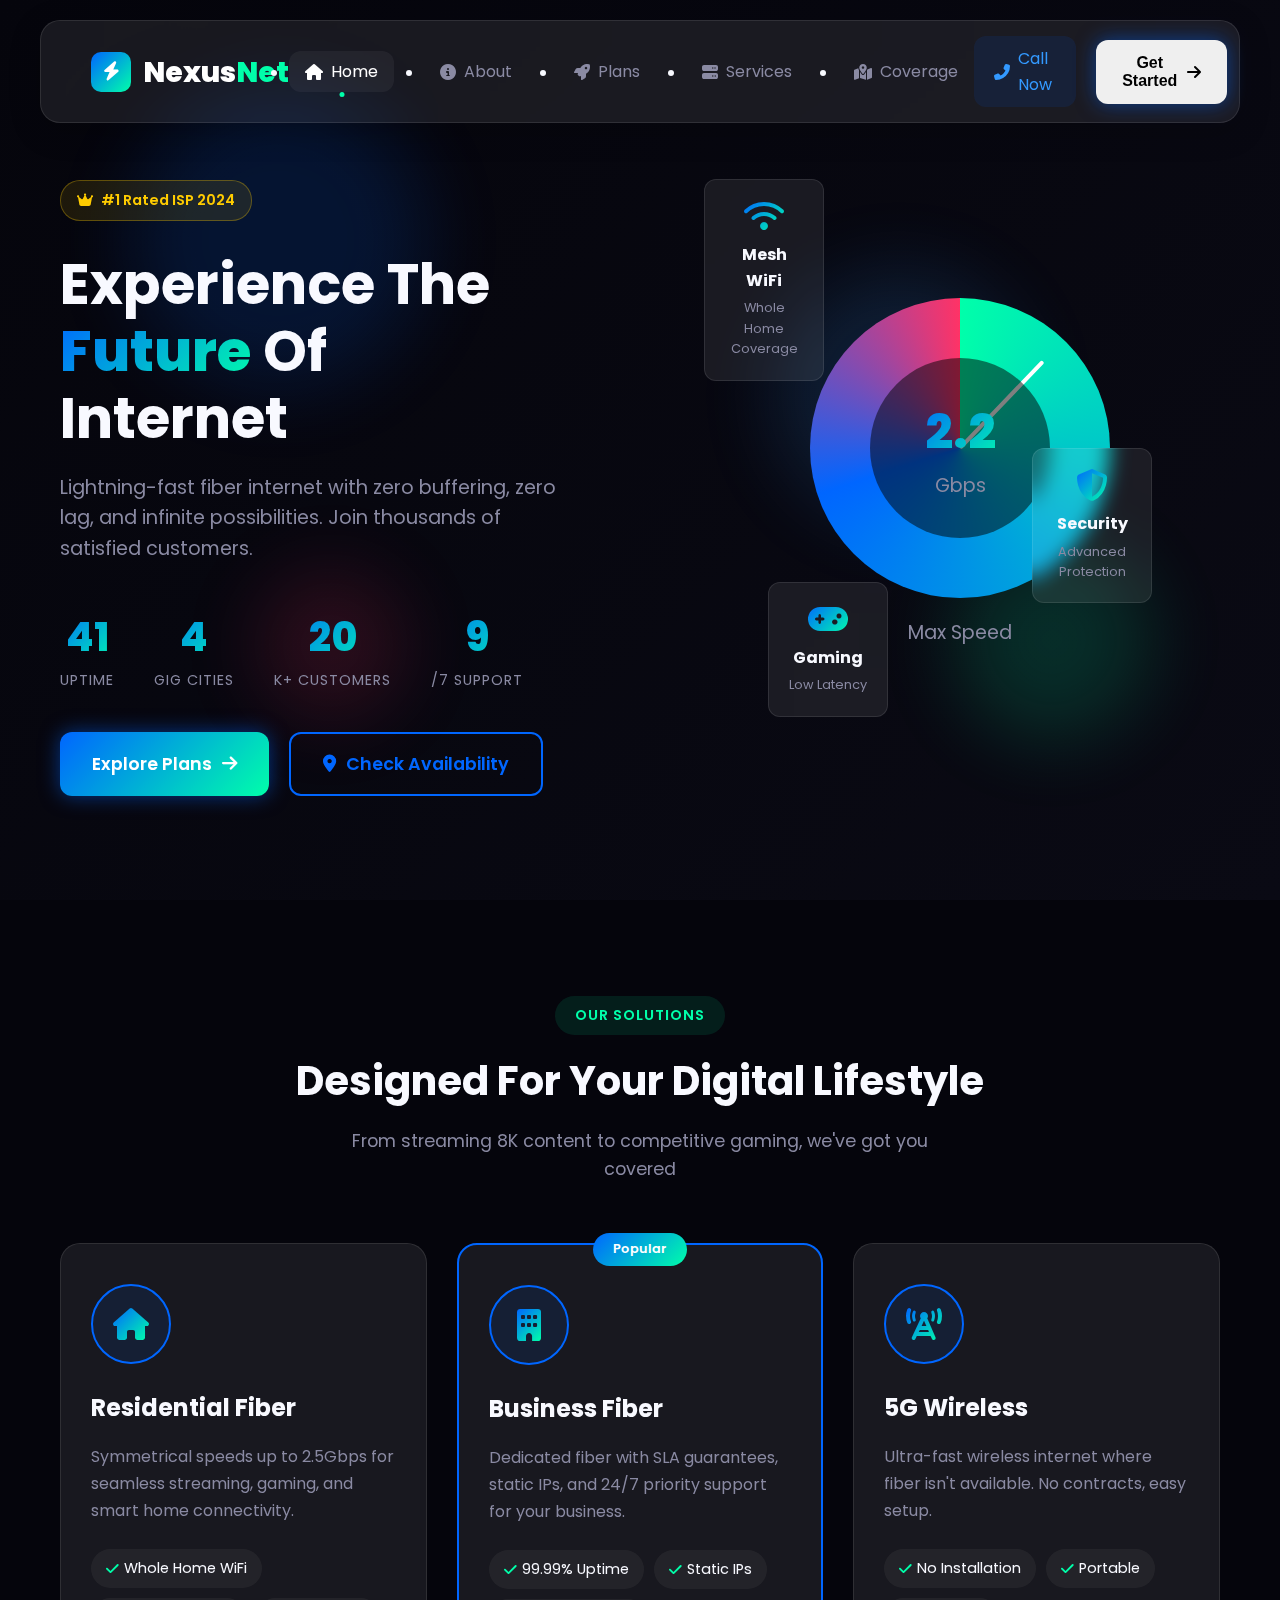
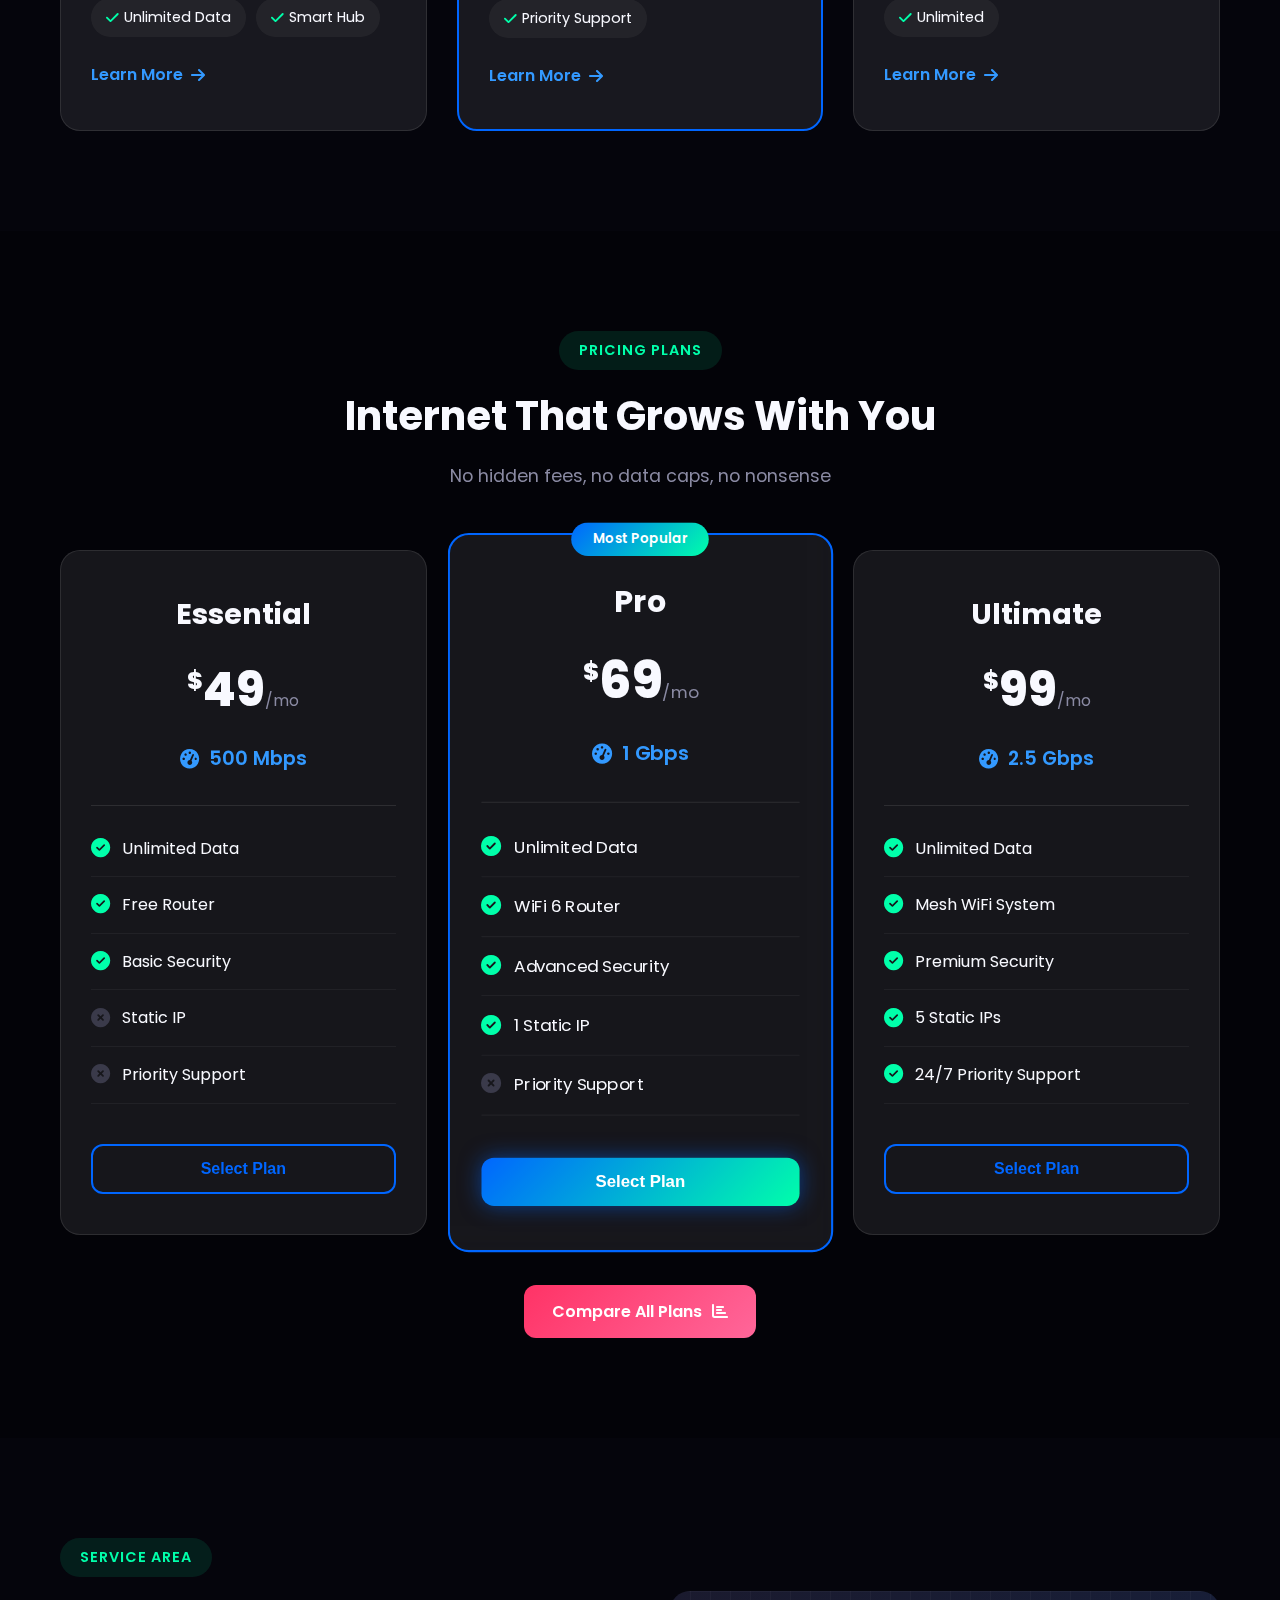
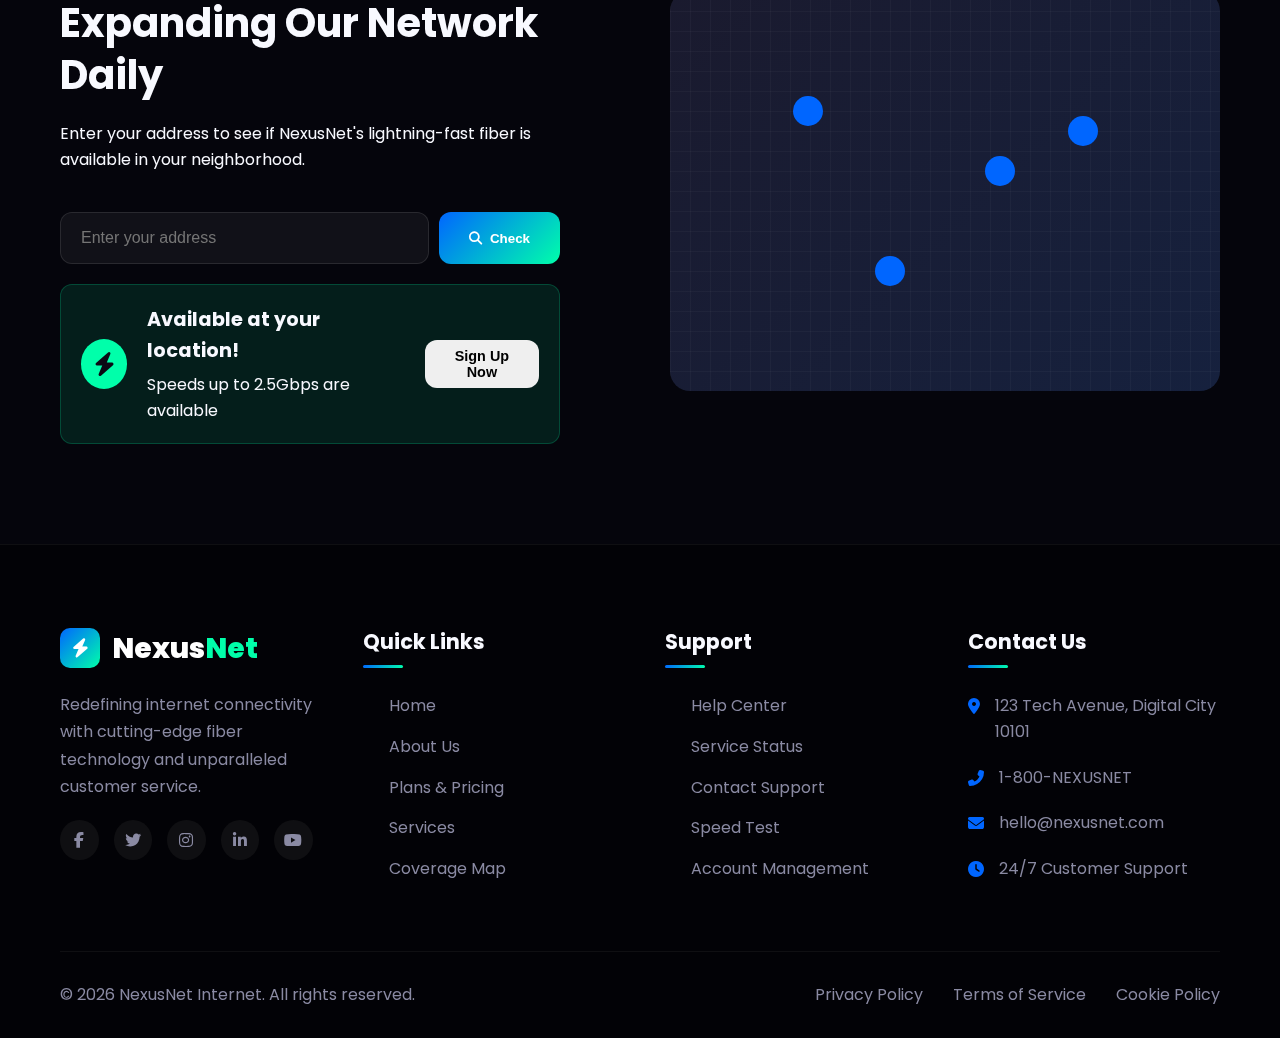
<file: index.html>
<!DOCTYPE html>
<html lang="en">
<head>
    <meta charset="UTF-8">
    <meta name="viewport" content="width=device-width, initial-scale=1.0">
    <title>NexusNet | Next-Gen Internet Experience</title>
    <link rel="stylesheet" href="https://cdnjs.cloudflare.com/ajax/libs/font-awesome/6.4.0/css/all.min.css">
    <link rel="stylesheet" href="https://fonts.googleapis.com/css2?family=Poppins:wght@300;400;500;600;700;800&display=swap">
    <link rel="stylesheet" href="style.css">
    <link rel="icon" type="image/svg+xml" href="data:image/svg+xml,<svg xmlns=%22http://www.w3.org/2000/svg%22 viewBox=%220 0 100 100%22><text y=%22.9em%22 font-size=%2290%22>⚡</text></svg>">
</head>
<body>
    <!-- Animated Background Elements -->
    <div class="bg-gradient"></div>
    <div class="floating-elements">
        <div class="floating-element el1"></div>
        <div class="floating-element el2"></div>
        <div class="floating-element el3"></div>
        <div class="floating-element el4"></div>
    </div>

    <!-- Header -->
    <header class="header glass">
        <div class="container">
            <nav class="navbar">
                <a href="index.html" class="logo">
                    <div class="logo-icon">
                        <i class="fas fa-bolt"></i>
                    </div>
                    <div class="logo-text">
                        <span class="logo-primary">Nexus</span><span class="logo-accent">Net</span>
                    </div>
                </a>
                
                <div class="nav-center">
                    <ul class="nav-menu">
                        <li><a href="index.html" class="nav-link active">
                            <i class="fas fa-home"></i>
                            <span>Home</span>
                        </a></li>
                        <li><a href="pages/about.html" class="nav-link">
                            <i class="fas fa-info-circle"></i>
                            <span>About</span>
                        </a></li>
                        <li><a href="pages/plans.html" class="nav-link">
                            <i class="fas fa-rocket"></i>
                            <span>Plans</span>
                        </a></li>
                        <li><a href="#services" class="nav-link">
                            <i class="fas fa-server"></i>
                            <span>Services</span>
                        </a></li>
                        <li><a href="#coverage" class="nav-link">
                            <i class="fas fa-map-marked-alt"></i>
                            <span>Coverage</span>
                        </a></li>
                    </ul>
                </div>
                
                <div class="nav-actions">
                    <a href="tel:18001234567" class="phone-btn">
                        <i class="fas fa-phone-alt"></i>
                        <span>Call Now</span>
                    </a>
                    <button class="btn btn-glow" id="signup-btn">
                        <span>Get Started</span>
                        <i class="fas fa-arrow-right"></i>
                    </button>
                    <div class="mobile-toggle">
                        <div class="hamburger">
                            <span></span>
                            <span></span>
                            <span></span>
                        </div>
                    </div>
                </div>
            </nav>
        </div>
    </header>

    <!-- Hero Section -->
    <section class="hero">
        <div class="container">
            <div class="hero-content">
                <div class="hero-badge animate-pulse">
                    <i class="fas fa-crown"></i>
                    <span>#1 Rated ISP 2024</span>
                </div>
                <h1 class="hero-title">
                    <span class="title-line">Experience The</span>
                    <span class="title-line">
                        <span class="gradient-text">Future</span> Of
                    </span>
                    <span class="title-line">Internet</span>
                </h1>
                <p class="hero-subtitle">
                    Lightning-fast fiber internet with zero buffering, zero lag, and infinite possibilities. 
                    Join thousands of satisfied customers.
                </p>
                
                <div class="hero-stats">
                    <div class="stat">
                        <div class="stat-number" data-count="99.9">0</div>
                        <div class="stat-label">Uptime</div>
                    </div>
                    <div class="stat">
                        <div class="stat-number" data-count="10">0</div>
                        <div class="stat-label">Gig Cities</div>
                    </div>
                    <div class="stat">
                        <div class="stat-number" data-count="50">0</div>
                        <div class="stat-label">K+ Customers</div>
                    </div>
                    <div class="stat">
                        <div class="stat-number" data-count="24">0</div>
                        <div class="stat-label">/7 Support</div>
                    </div>
                </div>
                
                <div class="hero-actions">
                    <a href="pages/plans.html" class="btn btn-primary btn-large btn-glow">
                        <span>Explore Plans</span>
                        <i class="fas fa-arrow-right"></i>
                    </a>
                    <a href="#coverage" class="btn btn-outline btn-large">
                        <i class="fas fa-map-marker-alt"></i>
                        <span>Check Availability</span>
                    </a>
                </div>
            </div>
            
            <div class="hero-visual">
                <div class="speedometer">
                    <div class="speedometer-circle">
                        <div class="needle"></div>
                        <div class="speed-display">
                            <div class="speed-value">2.5</div>
                            <div class="speed-unit">Gbps</div>
                        </div>
                    </div>
                    <div class="speed-label">Max Speed</div>
                </div>
                
                <div class="floating-cards">
                    <div class="floating-card card1">
                        <i class="fas fa-wifi"></i>
                        <h4>Mesh WiFi</h4>
                        <p>Whole Home Coverage</p>
                    </div>
                    <div class="floating-card card2">
                        <i class="fas fa-shield-alt"></i>
                        <h4>Security</h4>
                        <p>Advanced Protection</p>
                    </div>
                    <div class="floating-card card3">
                        <i class="fas fa-gamepad"></i>
                        <h4>Gaming</h4>
                        <p>Low Latency</p>
                    </div>
                </div>
            </div>
        </div>
    </section>

    <!-- Services Section -->
    <section id="services" class="section services">
        <div class="container">
            <div class="section-header">
                <div class="section-badge">Our Solutions</div>
                <h2 class="section-title">Designed For Your Digital Lifestyle</h2>
                <p class="section-subtitle">From streaming 8K content to competitive gaming, we've got you covered</p>
            </div>
            
            <div class="services-grid">
                <div class="service-card">
                    <div class="service-icon icon-animate">
                        <i class="fas fa-home"></i>
                        <div class="icon-ring"></div>
                    </div>
                    <h3>Residential Fiber</h3>
                    <p>Symmetrical speeds up to 2.5Gbps for seamless streaming, gaming, and smart home connectivity.</p>
                    <div class="service-features">
                        <span><i class="fas fa-check"></i> Whole Home WiFi</span>
                        <span><i class="fas fa-check"></i> Unlimited Data</span>
                        <span><i class="fas fa-check"></i> Smart Hub</span>
                    </div>
                    <a href="#" class="service-link">
                        <span>Learn More</span>
                        <i class="fas fa-arrow-right"></i>
                    </a>
                </div>
                
                <div class="service-card highlight">
                    <div class="service-badge">Popular</div>
                    <div class="service-icon icon-animate">
                        <i class="fas fa-building"></i>
                        <div class="icon-ring"></div>
                    </div>
                    <h3>Business Fiber</h3>
                    <p>Dedicated fiber with SLA guarantees, static IPs, and 24/7 priority support for your business.</p>
                    <div class="service-features">
                        <span><i class="fas fa-check"></i> 99.99% Uptime</span>
                        <span><i class="fas fa-check"></i> Static IPs</span>
                        <span><i class="fas fa-check"></i> Priority Support</span>
                    </div>
                    <a href="#" class="service-link">
                        <span>Learn More</span>
                        <i class="fas fa-arrow-right"></i>
                    </a>
                </div>
                
                <div class="service-card">
                    <div class="service-icon icon-animate">
                        <i class="fas fa-tower-cell"></i>
                        <div class="icon-ring"></div>
                    </div>
                    <h3>5G Wireless</h3>
                    <p>Ultra-fast wireless internet where fiber isn't available. No contracts, easy setup.</p>
                    <div class="service-features">
                        <span><i class="fas fa-check"></i> No Installation</span>
                        <span><i class="fas fa-check"></i> Portable</span>
                        <span><i class="fas fa-check"></i> Unlimited</span>
                    </div>
                    <a href="#" class="service-link">
                        <span>Learn More</span>
                        <i class="fas fa-arrow-right"></i>
                    </a>
                </div>
            </div>
        </div>
    </section>

    <!-- Plans Showcase -->
    <section class="section plans-showcase">
        <div class="container">
            <div class="section-header">
                <div class="section-badge">Pricing Plans</div>
                <h2 class="section-title">Internet That Grows With You</h2>
                <p class="section-subtitle">No hidden fees, no data caps, no nonsense</p>
            </div>
            
            <div class="plans-container">
                <div class="plan-card">
                    <div class="plan-header">
                        <h3>Essential</h3>
                        <div class="plan-price">
                            <sup>$</sup>49<small>/mo</small>
                        </div>
                        <div class="plan-speed">
                            <i class="fas fa-tachometer-alt"></i>
                            500 Mbps
                        </div>
                    </div>
                    <ul class="plan-features">
                        <li><i class="fas fa-check-circle"></i> Unlimited Data</li>
                        <li><i class="fas fa-check-circle"></i> Free Router</li>
                        <li><i class="fas fa-check-circle"></i> Basic Security</li>
                        <li><i class="fas fa-times-circle"></i> Static IP</li>
                        <li><i class="fas fa-times-circle"></i> Priority Support</li>
                    </ul>
                    <button class="btn btn-outline plan-btn">Select Plan</button>
                </div>
                
                <div class="plan-card featured">
                    <div class="featured-badge">Most Popular</div>
                    <div class="plan-header">
                        <h3>Pro</h3>
                        <div class="plan-price">
                            <sup>$</sup>69<small>/mo</small>
                        </div>
                        <div class="plan-speed">
                            <i class="fas fa-tachometer-alt"></i>
                            1 Gbps
                        </div>
                    </div>
                    <ul class="plan-features">
                        <li><i class="fas fa-check-circle"></i> Unlimited Data</li>
                        <li><i class="fas fa-check-circle"></i> WiFi 6 Router</li>
                        <li><i class="fas fa-check-circle"></i> Advanced Security</li>
                        <li><i class="fas fa-check-circle"></i> 1 Static IP</li>
                        <li><i class="fas fa-times-circle"></i> Priority Support</li>
                    </ul>
                    <button class="btn btn-primary btn-glow plan-btn">Select Plan</button>
                </div>
                
                <div class="plan-card">
                    <div class="plan-header">
                        <h3>Ultimate</h3>
                        <div class="plan-price">
                            <sup>$</sup>99<small>/mo</small>
                        </div>
                        <div class="plan-speed">
                            <i class="fas fa-tachometer-alt"></i>
                            2.5 Gbps
                        </div>
                    </div>
                    <ul class="plan-features">
                        <li><i class="fas fa-check-circle"></i> Unlimited Data</li>
                        <li><i class="fas fa-check-circle"></i> Mesh WiFi System</li>
                        <li><i class="fas fa-check-circle"></i> Premium Security</li>
                        <li><i class="fas fa-check-circle"></i> 5 Static IPs</li>
                        <li><i class="fas fa-check-circle"></i> 24/7 Priority Support</li>
                    </ul>
                    <button class="btn btn-outline plan-btn">Select Plan</button>
                </div>
            </div>
            
            <div class="plans-cta">
                <a href="pages/plans.html" class="btn btn-secondary">
                    <span>Compare All Plans</span>
                    <i class="fas fa-chart-bar"></i>
                </a>
            </div>
        </div>
    </section>

    <!-- Coverage Map -->
    <section id="coverage" class="section coverage">
        <div class="container">
            <div class="coverage-content">
                <div class="coverage-text">
                    <div class="section-badge">Service Area</div>
                    <h2 class="section-title">Expanding Our Network Daily</h2>
                    <p>Enter your address to see if NexusNet's lightning-fast fiber is available in your neighborhood.</p>
                    
                    <div class="coverage-form">
                        <div class="form-group">
                            <input type="text" placeholder="Enter your address" class="form-input">
                            <button class="form-btn">
                                <i class="fas fa-search"></i>
                                Check
                            </button>
                        </div>
                        <div class="coverage-result">
                            <div class="result-icon">
                                <i class="fas fa-bolt"></i>
                            </div>
                            <div class="result-text">
                                <h4>Available at your location!</h4>
                                <p>Speeds up to 2.5Gbps are available</p>
                            </div>
                            <button class="btn btn-small">Sign Up Now</button>
                        </div>
                    </div>
                </div>
                
                <div class="coverage-visual">
                    <div class="map-container">
                        <div class="map"></div>
                        <div class="map-point" style="top: 30%; left: 25%;">
                            <div class="point-pulse"></div>
                            <div class="point-label">Downtown</div>
                        </div>
                        <div class="map-point" style="top: 45%; left: 60%;">
                            <div class="point-pulse"></div>
                            <div class="point-label">Westside</div>
                        </div>
                        <div class="map-point" style="top: 70%; left: 40%;">
                            <div class="point-pulse"></div>
                            <div class="point-label">East End</div>
                        </div>
                        <div class="map-point" style="top: 35%; left: 75%;">
                            <div class="point-pulse"></div>
                            <div class="point-label">North Hills</div>
                        </div>
                    </div>
                </div>
            </div>
        </div>
    </section>

    <!-- Footer -->
    <footer class="footer">
        <div class="container">
            <div class="footer-content">
                <div class="footer-col">
                    <a href="index.html" class="logo">
                        <div class="logo-icon">
                            <i class="fas fa-bolt"></i>
                        </div>
                        <div class="logo-text">
                            <span class="logo-primary">Nexus</span><span class="logo-accent">Net</span>
                        </div>
                    </a>
                    <p class="footer-about">Redefining internet connectivity with cutting-edge fiber technology and unparalleled customer service.</p>
                    <div class="social-links">
                        <a href="#" class="social-link"><i class="fab fa-facebook-f"></i></a>
                        <a href="#" class="social-link"><i class="fab fa-twitter"></i></a>
                        <a href="#" class="social-link"><i class="fab fa-instagram"></i></a>
                        <a href="#" class="social-link"><i class="fab fa-linkedin-in"></i></a>
                        <a href="#" class="social-link"><i class="fab fa-youtube"></i></a>
                    </div>
                </div>
                
                <div class="footer-col">
                    <h4>Quick Links</h4>
                    <ul class="footer-links">
                        <li><a href="index.html">Home</a></li>
                        <li><a href="pages/about.html">About Us</a></li>
                        <li><a href="pages/plans.html">Plans & Pricing</a></li>
                        <li><a href="#services">Services</a></li>
                        <li><a href="#coverage">Coverage Map</a></li>
                    </ul>
                </div>
                
                <div class="footer-col">
                    <h4>Support</h4>
                    <ul class="footer-links">
                        <li><a href="#">Help Center</a></li>
                        <li><a href="#">Service Status</a></li>
                        <li><a href="#">Contact Support</a></li>
                        <li><a href="#">Speed Test</a></li>
                        <li><a href="#">Account Management</a></li>
                    </ul>
                </div>
                
                <div class="footer-col">
                    <h4>Contact Us</h4>
                    <div class="contact-info">
                        <div class="contact-item">
                            <i class="fas fa-map-marker-alt"></i>
                            <span>123 Tech Avenue, Digital City 10101</span>
                        </div>
                        <div class="contact-item">
                            <i class="fas fa-phone-alt"></i>
                            <span>1-800-NEXUSNET</span>
                        </div>
                        <div class="contact-item">
                            <i class="fas fa-envelope"></i>
                            <span>hello@nexusnet.com</span>
                        </div>
                        <div class="contact-item">
                            <i class="fas fa-clock"></i>
                            <span>24/7 Customer Support</span>
                        </div>
                    </div>
                </div>
            </div>
            
            <div class="footer-bottom">
                <p>&copy; <span id="current-year">2024</span> NexusNet Internet. All rights reserved.</p>
                <div class="footer-bottom-links">
                    <a href="#">Privacy Policy</a>
                    <a href="#">Terms of Service</a>
                    <a href="#">Cookie Policy</a>
                </div>
            </div>
        </div>
    </footer>

    <!-- Signup Modal -->
    <div class="modal" id="signup-modal">
        <div class="modal-content glass">
            <div class="modal-header">
                <h3>Get Started With NexusNet</h3>
                <button class="modal-close">&times;</button>
            </div>
            <div class="modal-body">
                <p>Fill out this quick form and we'll contact you within 24 hours.</p>
                <form class="signup-form">
                    <div class="form-group">
                        <input type="text" placeholder="Full Name" required>
                    </div>
                    <div class="form-group">
                        <input type="email" placeholder="Email Address" required>
                    </div>
                    <div class="form-group">
                        <input type="tel" placeholder="Phone Number" required>
                    </div>
                    <div class="form-group">
                        <input type="text" placeholder="Address" required>
                    </div>
                    <button type="submit" class="btn btn-primary btn-glow">Submit Application</button>
                </form>
            </div>
        </div>
    </div>

    <script src="script.js"></script>
</body>
</html>
</file>
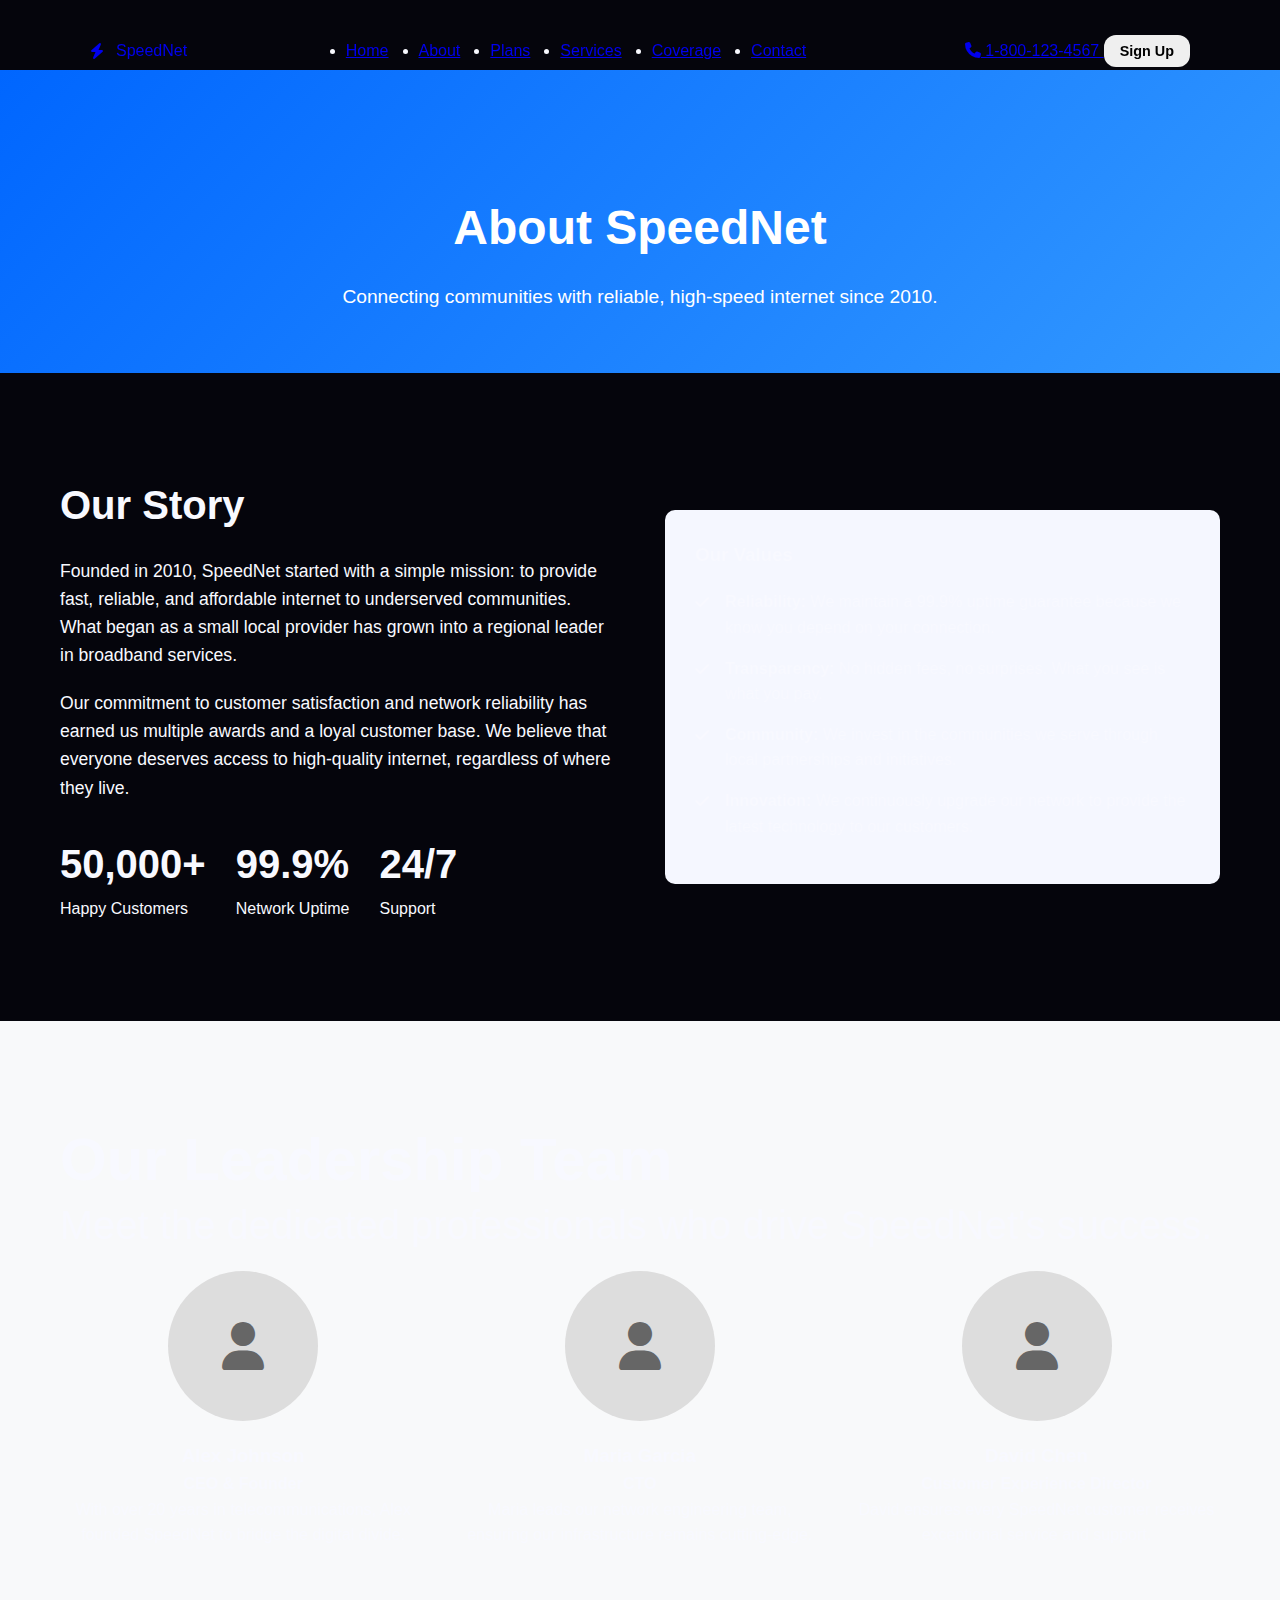
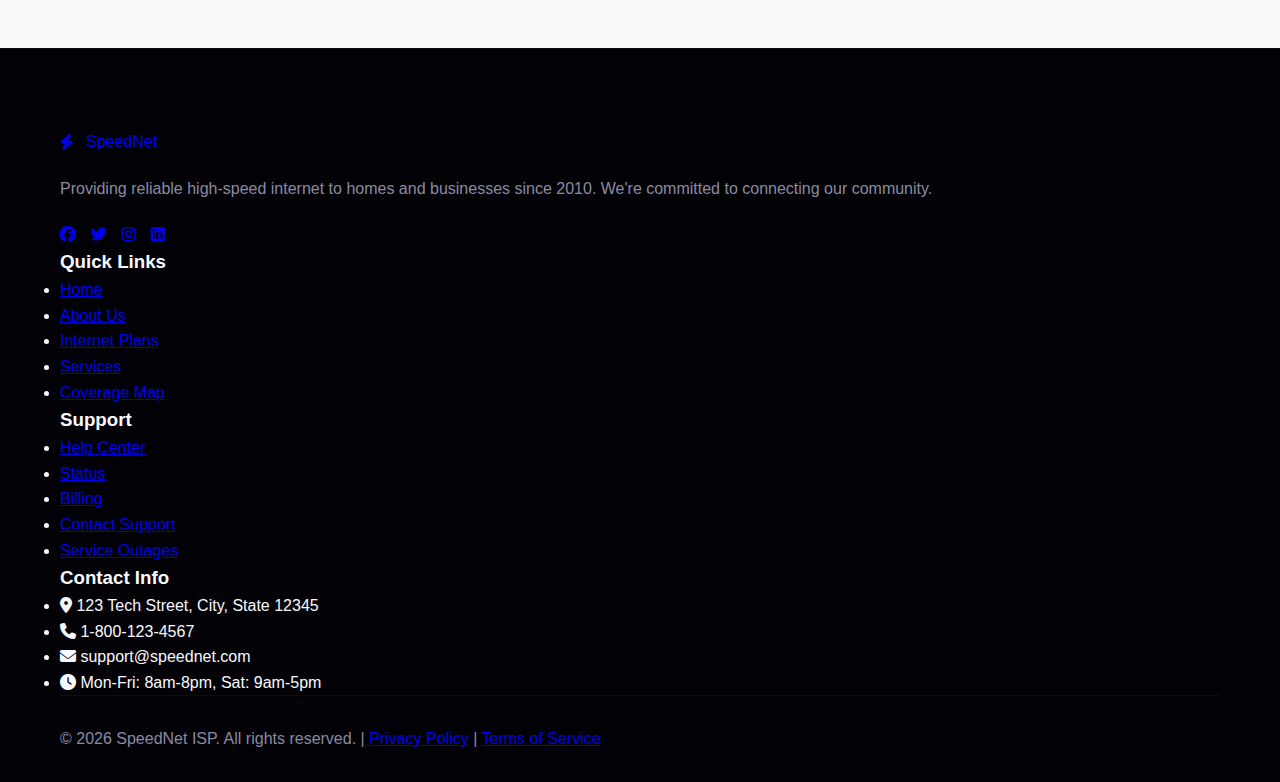
<file: pages/about.html>
<!DOCTYPE html>
<html lang="en">
<head>
    <meta charset="UTF-8">
    <meta name="viewport" content="width=device-width, initial-scale=1.0">
    <title>About Us - SpeedNet ISP</title>
    <link rel="stylesheet" href="https://cdnjs.cloudflare.com/ajax/libs/font-awesome/6.4.0/css/all.min.css">
    <link rel="stylesheet" href="../style.css">
</head>
<body>
    <!-- Header (Same as index.html) -->
    <header class="header">
        <div class="container">
            <nav class="navbar">
                <a href="../index.html" class="logo">
                    <i class="fas fa-bolt"></i>
                    <span>SpeedNet</span>
                </a>
                <ul class="nav-menu">
                    <li><a href="../index.html">Home</a></li>
                    <li><a href="about.html" class="active">About</a></li>
                    <li><a href="plans.html">Plans</a></li>
                    <li><a href="../index.html#services">Services</a></li>
                    <li><a href="../index.html#coverage">Coverage</a></li>
                    <li><a href="contact.html">Contact</a></li>
                </ul>
                <div class="nav-cta">
                    <a href="tel:18001234567" class="phone-link">
                        <i class="fas fa-phone"></i> 1-800-123-4567
                    </a>
                    <button class="btn btn-small">Sign Up</button>
                    <div class="mobile-toggle">
                        <i class="fas fa-bars"></i>
                    </div>
                </div>
            </nav>
        </div>
    </header>

    <!-- Page Header -->
    <section class="page-header" style="background: linear-gradient(135deg, #0066ff, #3399ff); color: white; padding: 120px 0 60px; margin-top: 70px; text-align: center;">
        <div class="container">
            <h1 style="font-size: 3rem; margin-bottom: 15px;">About SpeedNet</h1>
            <p style="font-size: 1.2rem; max-width: 700px; margin: 0 auto;">Connecting communities with reliable, high-speed internet since 2010.</p>
        </div>
    </section>

    <!-- About Content -->
    <section class="section">
        <div class="container">
            <div class="about-content" style="display: grid; grid-template-columns: repeat(auto-fit, minmax(300px, 1fr)); gap: 50px; align-items: center;">
                <div>
                    <h2 style="font-size: 2.5rem; margin-bottom: 20px;">Our Story</h2>
                    <p style="margin-bottom: 20px; font-size: 1.1rem;">
                        Founded in 2010, SpeedNet started with a simple mission: to provide fast, reliable, and affordable internet to underserved communities. What began as a small local provider has grown into a regional leader in broadband services.
                    </p>
                    <p style="margin-bottom: 20px; font-size: 1.1rem;">
                        Our commitment to customer satisfaction and network reliability has earned us multiple awards and a loyal customer base. We believe that everyone deserves access to high-quality internet, regardless of where they live.
                    </p>
                    <div class="stats" style="display: flex; gap: 30px; margin-top: 30px;">
                        <div>
                            <h3 style="font-size: 2.5rem; color: var(--primary-color);">50,000+</h3>
                            <p>Happy Customers</p>
                        </div>
                        <div>
                            <h3 style="font-size: 2.5rem; color: var(--primary-color);">99.9%</h3>
                            <p>Network Uptime</p>
                        </div>
                        <div>
                            <h3 style="font-size: 2.5rem; color: var(--primary-color);">24/7</h3>
                            <p>Support</p>
                        </div>
                    </div>
                </div>
                <div style="background: #f5f7ff; padding: 30px; border-radius: 10px;">
                    <h3 style="margin-bottom: 20px;">Our Values</h3>
                    <ul style="list-style: none;">
                        <li style="margin-bottom: 15px; padding-left: 30px; position: relative;">
                            <i class="fas fa-check" style="color: var(--secondary-color); position: absolute; left: 0; top: 5px;"></i>
                            <strong>Reliability:</strong> We maintain a 99.9% uptime guarantee because we know you depend on your connection.
                        </li>
                        <li style="margin-bottom: 15px; padding-left: 30px; position: relative;">
                            <i class="fas fa-check" style="color: var(--secondary-color); position: absolute; left: 0; top: 5px;"></i>
                            <strong>Transparency:</strong> No hidden fees, no surprises. What you see is what you pay.
                        </li>
                        <li style="margin-bottom: 15px; padding-left: 30px; position: relative;">
                            <i class="fas fa-check" style="color: var(--secondary-color); position: absolute; left: 0; top: 5px;"></i>
                            <strong>Community:</strong> We invest in the communities we serve through local partnerships and initiatives.
                        </li>
                        <li style="margin-bottom: 15px; padding-left: 30px; position: relative;">
                            <i class="fas fa-check" style="color: var(--secondary-color); position: absolute; left: 0; top: 5px;"></i>
                            <strong>Innovation:</strong> We continuously upgrade our network to provide the latest technology to our customers.
                        </li>
                    </ul>
                </div>
            </div>
        </div>
    </section>

    <!-- Team Section -->
    <section class="section" style="background: #f8f9fa;">
        <div class="container">
            <div class="section-title">
                <h2>Our Leadership Team</h2>
                <p>Meet the dedicated professionals who drive SpeedNet's success.</p>
            </div>
            <div class="team-grid" style="display: grid; grid-template-columns: repeat(auto-fit, minmax(250px, 1fr)); gap: 30px;">
                <div class="team-card" style="text-align: center;">
                    <div style="width: 150px; height: 150px; background: #ddd; border-radius: 50%; margin: 0 auto 20px; display: flex; align-items: center; justify-content: center; font-size: 3rem; color: #666;">
                        <i class="fas fa-user"></i>
                    </div>
                    <h3>Alex Johnson</h3>
                    <p style="color: var(--primary-color); font-weight: 600;">CEO & Founder</p>
                    <p>With over 20 years in telecommunications, Alex founded SpeedNet to bridge the digital divide.</p>
                </div>
                <div class="team-card" style="text-align: center;">
                    <div style="width: 150px; height: 150px; background: #ddd; border-radius: 50%; margin: 0 auto 20px; display: flex; align-items: center; justify-content: center; font-size: 3rem; color: #666;">
                        <i class="fas fa-user"></i>
                    </div>
                    <h3>Maria Garcia</h3>
                    <p style="color: var(--primary-color); font-weight: 600;">CTO</p>
                    <p>Maria leads our network engineering team, ensuring our infrastructure remains cutting-edge.</p>
                </div>
                <div class="team-card" style="text-align: center;">
                    <div style="width: 150px; height: 150px; background: #ddd; border-radius: 50%; margin: 0 auto 20px; display: flex; align-items: center; justify-content: center; font-size: 3rem; color: #666;">
                        <i class="fas fa-user"></i>
                    </div>
                    <h3>David Chen</h3>
                    <p style="color: var(--primary-color); font-weight: 600;">Customer Experience Director</p>
                    <p>David ensures every SpeedNet customer receives exceptional service and support.</p>
                </div>
            </div>
        </div>
    </section>

    <!-- Footer (Same as index.html) -->
    <footer class="footer">
        <div class="container">
            <div class="footer-grid">
                <div class="footer-col">
                    <a href="../index.html" class="logo">
                        <i class="fas fa-bolt"></i>
                        <span>SpeedNet</span>
                    </a>
                    <p class="footer-about">Providing reliable high-speed internet to homes and businesses since 2010. We're committed to connecting our community.</p>
                    <div class="social-links">
                        <a href="#"><i class="fab fa-facebook"></i></a>
                        <a href="#"><i class="fab fa-twitter"></i></a>
                        <a href="#"><i class="fab fa-instagram"></i></a>
                        <a href="#"><i class="fab fa-linkedin"></i></a>
                    </div>
                </div>
                <div class="footer-col">
                    <h3>Quick Links</h3>
                    <ul>
                        <li><a href="../index.html">Home</a></li>
                        <li><a href="about.html">About Us</a></li>
                        <li><a href="plans.html">Internet Plans</a></li>
                        <li><a href="../index.html#services">Services</a></li>
                        <li><a href="../index.html#coverage">Coverage Map</a></li>
                    </ul>
                </div>
                <div class="footer-col">
                    <h3>Support</h3>
                    <ul>
                        <li><a href="#">Help Center</a></li>
                        <li><a href="#">Status</a></li>
                        <li><a href="#">Billing</a></li>
                        <li><a href="#">Contact Support</a></li>
                        <li><a href="#">Service Outages</a></li>
                    </ul>
                </div>
                <div class="footer-col">
                    <h3>Contact Info</h3>
                    <ul class="contact-info">
                        <li><i class="fas fa-map-marker-alt"></i> 123 Tech Street, City, State 12345</li>
                        <li><i class="fas fa-phone"></i> 1-800-123-4567</li>
                        <li><i class="fas fa-envelope"></i> support@speednet.com</li>
                        <li><i class="fas fa-clock"></i> Mon-Fri: 8am-8pm, Sat: 9am-5pm</li>
                    </ul>
                </div>
            </div>
            <div class="footer-bottom">
                <p>&copy; <span id="current-year">2023</span> SpeedNet ISP. All rights reserved. | <a href="#">Privacy Policy</a> | <a href="#">Terms of Service</a></p>
            </div>
        </div>
    </footer>

    <script src="../script.js"></script>
</body>
</html>
</file>
<file: style.css>
/* CSS Variables - Modern Color Palette */
:root {
    --primary: #0066ff;
    --primary-light: #3399ff;
    --primary-dark: #0052cc;
    --secondary: #00ffaa;
    --secondary-dark: #00cc88;
    --accent: #ff3366;
    --dark: #0a0a14;
    --darker: #05050c;
    --light: #f8f9ff;
    --gray: #8a8aa3;
    --gray-light: #d0d0e0;
    --gray-dark: #3a3a4a;
    
    --gradient-primary: linear-gradient(135deg, var(--primary), var(--secondary));
    --gradient-dark: linear-gradient(135deg, var(--darker), var(--dark));
    --gradient-accent: linear-gradient(135deg, var(--accent), #ff6699);
    
    --glass-bg: rgba(255, 255, 255, 0.08);
    --glass-border: rgba(255, 255, 255, 0.1);
    --glass-shadow: 0 8px 32px rgba(0, 0, 0, 0.2);
    
    --transition-fast: 0.2s ease;
    --transition: 0.3s ease;
    --transition-slow: 0.5s ease;
    
    --border-radius: 12px;
    --border-radius-lg: 20px;
    --border-radius-xl: 30px;
}

/* Reset & Base */
* {
    margin: 0;
    padding: 0;
    box-sizing: border-box;
}

html {
    scroll-behavior: smooth;
    font-size: 16px;
}

body {
    font-family: 'Poppins', sans-serif;
    background-color: var(--darker);
    color: var(--light);
    line-height: 1.6;
    overflow-x: hidden;
    position: relative;
}

.container {
    width: 100%;
    max-width: 1200px;
    margin: 0 auto;
    padding: 0 20px;
}

/* Background Elements */
.bg-gradient {
    position: fixed;
    top: 0;
    left: 0;
    width: 100%;
    height: 100%;
    background: var(--gradient-dark);
    z-index: -2;
}

.floating-elements {
    position: fixed;
    width: 100%;
    height: 100%;
    overflow: hidden;
    z-index: -1;
}

.floating-element {
    position: absolute;
    border-radius: 50%;
    filter: blur(40px);
    opacity: 0.15;
    animation: float 20s infinite linear;
}

.floating-element.el1 {
    width: 300px;
    height: 300px;
    background: var(--primary);
    top: 10%;
    left: 10%;
    animation-delay: 0s;
}

.floating-element.el2 {
    width: 200px;
    height: 200px;
    background: var(--secondary);
    top: 60%;
    right: 10%;
    animation-delay: -5s;
}

.floating-element.el3 {
    width: 150px;
    height: 150px;
    background: var(--accent);
    bottom: 20%;
    left: 20%;
    animation-delay: -10s;
}

.floating-element.el4 {
    width: 250px;
    height: 250px;
    background: var(--primary-light);
    top: 30%;
    right: 20%;
    animation-delay: -15s;
}

@keyframes float {
    0%, 100% {
        transform: translate(0, 0) rotate(0deg);
    }
    25% {
        transform: translate(50px, 50px) rotate(90deg);
    }
    50% {
        transform: translate(0, 100px) rotate(180deg);
    }
    75% {
        transform: translate(-50px, 50px) rotate(270deg);
    }
}

/* Glass Effect */
.glass {
    background: var(--glass-bg);
    backdrop-filter: blur(10px);
    -webkit-backdrop-filter: blur(10px);
    border: 1px solid var(--glass-border);
    box-shadow: var(--glass-shadow);
}

/* Typography */
.gradient-text {
    background: var(--gradient-primary);
    -webkit-background-clip: text;
    background-clip: text;
    color: transparent;
    font-weight: 800;
}

/* Buttons */
.btn {
    display: inline-flex;
    align-items: center;
    justify-content: center;
    gap: 10px;
    padding: 14px 28px;
    border-radius: var(--border-radius);
    font-weight: 600;
    font-size: 1rem;
    border: none;
    cursor: pointer;
    transition: var(--transition);
    position: relative;
    overflow: hidden;
    text-decoration: none;
}

.btn::before {
    content: '';
    position: absolute;
    top: 0;
    left: -100%;
    width: 100%;
    height: 100%;
    background: linear-gradient(90deg, transparent, rgba(255, 255, 255, 0.2), transparent);
    transition: var(--transition);
}

.btn:hover::before {
    left: 100%;
}

.btn-primary {
    background: var(--gradient-primary);
    color: white;
}

.btn-primary:hover {
    transform: translateY(-3px);
    box-shadow: 0 10px 20px rgba(0, 102, 255, 0.3);
}

.btn-secondary {
    background: var(--gradient-accent);
    color: white;
}

.btn-outline {
    background: transparent;
    border: 2px solid var(--primary);
    color: var(--primary);
}

.btn-outline:hover {
    background: var(--primary);
    color: white;
}

.btn-large {
    padding: 16px 32px;
    font-size: 1.1rem;
}

.btn-small {
    padding: 8px 16px;
    font-size: 0.9rem;
}

.btn-glow {
    box-shadow: 0 0 20px rgba(0, 102, 255, 0.5);
    animation: glow 2s infinite alternate;
}

@keyframes glow {
    from {
        box-shadow: 0 0 20px rgba(0, 102, 255, 0.5);
    }
    to {
        box-shadow: 0 0 30px rgba(0, 102, 255, 0.8);
    }
}

/* Header */
.header {
    position: fixed;
    top: 20px;
    left: 50%;
    transform: translateX(-50%);
    width: 95%;
    max-width: 1200px;
    border-radius: var(--border-radius-lg);
    z-index: 1000;
    padding: 15px 0;
}

.navbar {
    display: flex;
    align-items: center;
    justify-content: space-between;
    padding: 0 30px;
}

.logo {
    display: flex;
    align-items: center;
    gap: 12px;
    text-decoration: none;
}

.logo-icon {
    width: 40px;
    height: 40px;
    background: var(--gradient-primary);
    border-radius: 10px;
    display: flex;
    align-items: center;
    justify-content: center;
    font-size: 1.2rem;
    color: white;
}

.logo-text {
    font-size: 1.8rem;
    font-weight: 800;
}

.logo-primary {
    color: white;
}

.logo-accent {
    color: var(--secondary);
}

.nav-center {
    flex: 1;
    display: flex;
    justify-content: center;
}

.nav-menu {
    display: flex;
    gap: 30px;
}

.nav-link {
    display: flex;
    align-items: center;
    gap: 8px;
    padding: 8px 16px;
    border-radius: var(--border-radius);
    color: var(--gray);
    text-decoration: none;
    transition: var(--transition);
    position: relative;
}

.nav-link:hover, .nav-link.active {
    color: white;
    background: rgba(255, 255, 255, 0.05);
}

.nav-link.active::after {
    content: '';
    position: absolute;
    bottom: -5px;
    left: 50%;
    transform: translateX(-50%);
    width: 5px;
    height: 5px;
    background: var(--secondary);
    border-radius: 50%;
}

.nav-actions {
    display: flex;
    align-items: center;
    gap: 20px;
}

.phone-btn {
    display: flex;
    align-items: center;
    gap: 8px;
    padding: 10px 20px;
    background: rgba(0, 102, 255, 0.1);
    border-radius: var(--border-radius);
    color: var(--primary-light);
    text-decoration: none;
    transition: var(--transition);
}

.phone-btn:hover {
    background: rgba(0, 102, 255, 0.2);
}

.mobile-toggle {
    display: none;
}

.hamburger {
    width: 30px;
    height: 20px;
    display: flex;
    flex-direction: column;
    justify-content: space-between;
    cursor: pointer;
}

.hamburger span {
    display: block;
    height: 3px;
    width: 100%;
    background: white;
    border-radius: 3px;
    transition: var(--transition);
}

/* Hero Section */
.hero {
    padding: 180px 0 100px;
    position: relative;
    overflow: hidden;
}

.hero-content {
    max-width: 600px;
}

.hero-badge {
    display: inline-flex;
    align-items: center;
    gap: 8px;
    background: rgba(255, 204, 0, 0.1);
    border: 1px solid rgba(255, 204, 0, 0.3);
    color: #ffcc00;
    padding: 8px 16px;
    border-radius: 20px;
    font-size: 0.9rem;
    font-weight: 600;
    margin-bottom: 30px;
}

.animate-pulse {
    animation: pulse 2s infinite;
}

@keyframes pulse {
    0%, 100% { opacity: 1; }
    50% { opacity: 0.7; }
}

.hero-title {
    font-size: 3.5rem;
    line-height: 1.2;
    margin-bottom: 20px;
}

.title-line {
    display: block;
}

.hero-subtitle {
    font-size: 1.2rem;
    color: var(--gray);
    margin-bottom: 40px;
    max-width: 500px;
}

.hero-stats {
    display: flex;
    gap: 40px;
    margin: 40px 0;
}

.stat {
    text-align: center;
}

.stat-number {
    font-size: 2.5rem;
    font-weight: 800;
    background: var(--gradient-primary);
    -webkit-background-clip: text;
    background-clip: text;
    color: transparent;
}

.stat-label {
    font-size: 0.9rem;
    color: var(--gray);
    text-transform: uppercase;
    letter-spacing: 1px;
}

.hero-actions {
    display: flex;
    gap: 20px;
    margin-top: 40px;
}

.hero-visual {
    position: absolute;
    right: 0;
    top: 50%;
    transform: translateY(-50%);
    width: 50%;
    height: 100%;
    display: flex;
    align-items: center;
    justify-content: center;
}

.speedometer {
    position: relative;
    width: 300px;
    height: 300px;
}

.speedometer-circle {
    width: 100%;
    height: 100%;
    border-radius: 50%;
    background: conic-gradient(
        var(--secondary) 0%,
        var(--primary) 70%,
        var(--accent) 100%
    );
    position: relative;
    display: flex;
    align-items: center;
    justify-content: center;
    animation: rotate 20s linear infinite;
}

@keyframes rotate {
    from { transform: rotate(0deg); }
    to { transform: rotate(360deg); }
}

.needle {
    position: absolute;
    top: 50%;
    left: 50%;
    width: 4px;
    height: 120px;
    background: white;
    transform-origin: bottom center;
    transform: translate(-50%, -100%) rotate(45deg);
    border-radius: 4px;
    animation: needle 3s ease-in-out infinite alternate;
}

@keyframes needle {
    0% { transform: translate(-50%, -100%) rotate(30deg); }
    100% { transform: translate(-50%, -100%) rotate(60deg); }
}

.speed-display {
    position: absolute;
    background: rgba(0, 0, 0, 0.5);
    border-radius: 50%;
    width: 180px;
    height: 180px;
    display: flex;
    flex-direction: column;
    align-items: center;
    justify-content: center;
}

.speed-value {
    font-size: 3rem;
    font-weight: 800;
    background: var(--gradient-primary);
    -webkit-background-clip: text;
    background-clip: text;
    color: transparent;
}

.speed-unit {
    font-size: 1.2rem;
    color: var(--gray);
}

.speed-label {
    text-align: center;
    margin-top: 20px;
    font-size: 1.2rem;
    color: var(--gray);
}

.floating-cards {
    position: absolute;
    width: 100%;
    height: 100%;
}

.floating-card {
    position: absolute;
    background: var(--glass-bg);
    backdrop-filter: blur(10px);
    border: 1px solid var(--glass-border);
    border-radius: var(--border-radius);
    padding: 20px;
    width: 120px;
    text-align: center;
    animation: float-card 6s ease-in-out infinite;
}

.floating-card i {
    font-size: 2rem;
    margin-bottom: 10px;
    background: var(--gradient-primary);
    -webkit-background-clip: text;
    background-clip: text;
    color: transparent;
}

.floating-card h4 {
    font-size: 1rem;
    margin-bottom: 5px;
}

.floating-card p {
    font-size: 0.8rem;
    color: var(--gray);
}

.floating-card.card1 {
    top: 20%;
    left: 10%;
    animation-delay: 0s;
}

.floating-card.card2 {
    top: 50%;
    right: 20%;
    animation-delay: -2s;
}

.floating-card.card3 {
    bottom: 20%;
    left: 20%;
    animation-delay: -4s;
}

@keyframes float-card {
    0%, 100% { transform: translateY(0) rotate(0deg); }
    50% { transform: translateY(-20px) rotate(5deg); }
}

/* Section Styling */
.section {
    padding: 100px 0;
    position: relative;
}

.section-header {
    text-align: center;
    max-width: 800px;
    margin: 0 auto 60px;
}

.section-badge {
    display: inline-block;
    background: rgba(0, 255, 170, 0.1);
    color: var(--secondary);
    padding: 8px 20px;
    border-radius: 20px;
    font-size: 0.9rem;
    font-weight: 600;
    margin-bottom: 20px;
    text-transform: uppercase;
    letter-spacing: 1px;
}

.section-title {
    font-size: 2.5rem;
    margin-bottom: 20px;
    line-height: 1.3;
}

.section-subtitle {
    font-size: 1.1rem;
    color: var(--gray);
    max-width: 600px;
    margin: 0 auto;
}

/* Services */
.services-grid {
    display: grid;
    grid-template-columns: repeat(auto-fit, minmax(300px, 1fr));
    gap: 30px;
}

.service-card {
    background: var(--glass-bg);
    backdrop-filter: blur(10px);
    border: 1px solid var(--glass-border);
    border-radius: var(--border-radius-lg);
    padding: 40px 30px;
    position: relative;
    transition: var(--transition);
}

.service-card:hover {
    transform: translateY(-10px);
    border-color: var(--primary);
}

.service-card.highlight {
    border: 2px solid var(--primary);
}

.service-badge {
    position: absolute;
    top: -12px;
    left: 50%;
    transform: translateX(-50%);
    background: var(--gradient-primary);
    color: white;
    padding: 6px 20px;
    border-radius: 20px;
    font-size: 0.8rem;
    font-weight: 600;
}

.service-icon {
    width: 80px;
    height: 80px;
    background: rgba(0, 102, 255, 0.1);
    border-radius: 50%;
    display: flex;
    align-items: center;
    justify-content: center;
    margin-bottom: 25px;
    position: relative;
}

.service-icon i {
    font-size: 2rem;
    background: var(--gradient-primary);
    -webkit-background-clip: text;
    background-clip: text;
    color: transparent;
    z-index: 1;
}

.icon-ring {
    position: absolute;
    width: 100%;
    height: 100%;
    border-radius: 50%;
    border: 2px solid var(--primary);
    animation: ring-pulse 2s infinite;
}

@keyframes ring-pulse {
    0% {
        transform: scale(1);
        opacity: 1;
    }
    100% {
        transform: scale(1.3);
        opacity: 0;
    }
}

.service-card h3 {
    font-size: 1.5rem;
    margin-bottom: 15px;
}

.service-card p {
    color: var(--gray);
    margin-bottom: 25px;
    line-height: 1.7;
}

.service-features {
    display: flex;
    flex-wrap: wrap;
    gap: 10px;
    margin-bottom: 25px;
}

.service-features span {
    display: inline-flex;
    align-items: center;
    gap: 5px;
    background: rgba(255, 255, 255, 0.05);
    padding: 8px 15px;
    border-radius: 20px;
    font-size: 0.9rem;
}

.service-features i {
    color: var(--secondary);
}

.service-link {
    display: inline-flex;
    align-items: center;
    gap: 8px;
    color: var(--primary-light);
    text-decoration: none;
    font-weight: 600;
    transition: var(--transition);
}

.service-link:hover {
    gap: 12px;
    color: white;
}

/* Plans */
.plans-showcase {
    background: rgba(0, 0, 0, 0.3);
}

.plans-container {
    display: grid;
    grid-template-columns: repeat(auto-fit, minmax(300px, 1fr));
    gap: 30px;
    margin-bottom: 50px;
}

.plan-card {
    background: var(--glass-bg);
    backdrop-filter: blur(10px);
    border: 1px solid var(--glass-border);
    border-radius: var(--border-radius-lg);
    padding: 40px 30px;
    position: relative;
    transition: var(--transition);
}

.plan-card:hover {
    transform: translateY(-10px);
}

.plan-card.featured {
    border: 2px solid var(--primary);
    transform: scale(1.05);
}

.plan-card.featured:hover {
    transform: scale(1.05) translateY(-10px);
}

.featured-badge {
    position: absolute;
    top: -12px;
    left: 50%;
    transform: translateX(-50%);
    background: var(--gradient-primary);
    color: white;
    padding: 6px 20px;
    border-radius: 20px;
    font-size: 0.8rem;
    font-weight: 600;
}

.plan-header {
    text-align: center;
    margin-bottom: 30px;
    padding-bottom: 30px;
    border-bottom: 1px solid rgba(255, 255, 255, 0.1);
}

.plan-header h3 {
    font-size: 1.8rem;
    margin-bottom: 15px;
}

.plan-price {
    font-size: 3rem;
    font-weight: 800;
    margin-bottom: 15px;
}

.plan-price sup {
    font-size: 1.5rem;
    vertical-align: super;
}

.plan-price small {
    font-size: 1rem;
    color: var(--gray);
    font-weight: normal;
}

.plan-speed {
    display: flex;
    align-items: center;
    justify-content: center;
    gap: 10px;
    color: var(--primary-light);
    font-size: 1.2rem;
    font-weight: 600;
}

.plan-features {
    list-style: none;
    margin-bottom: 40px;
}

.plan-features li {
    display: flex;
    align-items: center;
    gap: 12px;
    margin-bottom: 15px;
    padding-bottom: 15px;
    border-bottom: 1px solid rgba(255, 255, 255, 0.05);
}

.plan-features i {
    font-size: 1.2rem;
}

.plan-features .fa-check-circle {
    color: var(--secondary);
}

.plan-features .fa-times-circle {
    color: var(--gray-dark);
}

.plan-btn {
    width: 100%;
}

.plans-cta {
    text-align: center;
}

/* Coverage */
.coverage-content {
    display: grid;
    grid-template-columns: repeat(auto-fit, minmax(300px, 1fr));
    gap: 60px;
    align-items: center;
}

.coverage-text {
    max-width: 500px;
}

.coverage-form {
    margin-top: 40px;
}

.form-group {
    display: flex;
    gap: 10px;
    margin-bottom: 20px;
}

.form-input {
    flex: 1;
    padding: 16px 20px;
    background: rgba(255, 255, 255, 0.05);
    border: 1px solid rgba(255, 255, 255, 0.1);
    border-radius: var(--border-radius);
    color: white;
    font-size: 1rem;
    transition: var(--transition);
}

.form-input:focus {
    outline: none;
    border-color: var(--primary);
    background: rgba(255, 255, 255, 0.08);
}

.form-btn {
    padding: 16px 30px;
    background: var(--gradient-primary);
    color: white;
    border: none;
    border-radius: var(--border-radius);
    font-weight: 600;
    cursor: pointer;
    transition: var(--transition);
    display: flex;
    align-items: center;
    gap: 8px;
}

.form-btn:hover {
    transform: translateY(-3px);
}

.coverage-result {
    display: flex;
    align-items: center;
    gap: 20px;
    background: rgba(0, 255, 170, 0.1);
    border: 1px solid rgba(0, 255, 170, 0.2);
    border-radius: var(--border-radius);
    padding: 20px;
    margin-top: 20px;
}

.result-icon {
    width: 50px;
    height: 50px;
    background: var(--secondary);
    border-radius: 50%;
    display: flex;
    align-items: center;
    justify-content: center;
    font-size: 1.5rem;
    color: var(--dark);
}

.result-text h4 {
    font-size: 1.2rem;
    margin-bottom: 5px;
}

.coverage-visual {
    position: relative;
    height: 400px;
}

.map-container {
    position: relative;
    width: 100%;
    height: 100%;
    background: rgba(0, 0, 0, 0.3);
    border-radius: var(--border-radius-lg);
    overflow: hidden;
}

.map {
    width: 100%;
    height: 100%;
    background: linear-gradient(135deg, #1a1a2e, #16213e);
    position: relative;
}

.map::before {
    content: '';
    position: absolute;
    top: 0;
    left: 0;
    right: 0;
    bottom: 0;
    background: 
        linear-gradient(90deg, rgba(255,255,255,0.03) 1px, transparent 1px) 0 0 / 20px 20px,
        linear-gradient(rgba(255,255,255,0.03) 1px, transparent 1px) 0 0 / 20px 20px;
}

.map-point {
    position: absolute;
    width: 30px;
    height: 30px;
    transform: translate(-50%, -50%);
}

.point-pulse {
    width: 100%;
    height: 100%;
    background: var(--primary);
    border-radius: 50%;
    animation: point-pulse 2s infinite;
}

@keyframes point-pulse {
    0% {
        box-shadow: 0 0 0 0 rgba(0, 102, 255, 0.7);
    }
    70% {
        box-shadow: 0 0 0 15px rgba(0, 102, 255, 0);
    }
    100% {
        box-shadow: 0 0 0 0 rgba(0, 102, 255, 0);
    }
}

.point-label {
    position: absolute;
    top: 100%;
    left: 50%;
    transform: translateX(-50%);
    white-space: nowrap;
    font-size: 0.8rem;
    background: rgba(0, 0, 0, 0.7);
    padding: 5px 10px;
    border-radius: 5px;
    margin-top: 10px;
    opacity: 0;
    transition: var(--transition);
}

.map-point:hover .point-label {
    opacity: 1;
}

/* Footer */
.footer {
    background: rgba(0, 0, 0, 0.5);
    padding: 80px 0 30px;
    border-top: 1px solid rgba(255, 255, 255, 0.05);
}

.footer-content {
    display: grid;
    grid-template-columns: repeat(auto-fit, minmax(200px, 1fr));
    gap: 50px;
    margin-bottom: 50px;
}

.footer-col h4 {
    font-size: 1.3rem;
    margin-bottom: 25px;
    position: relative;
    padding-bottom: 10px;
}

.footer-col h4::after {
    content: '';
    position: absolute;
    bottom: 0;
    left: 0;
    width: 40px;
    height: 3px;
    background: var(--gradient-primary);
    border-radius: 3px;
}

.footer-about {
    color: var(--gray);
    margin: 20px 0;
    line-height: 1.7;
}

.social-links {
    display: flex;
    gap: 15px;
}

.social-link {
    width: 40px;
    height: 40px;
    background: rgba(255, 255, 255, 0.05);
    border-radius: 50%;
    display: flex;
    align-items: center;
    justify-content: center;
    color: var(--gray);
    text-decoration: none;
    transition: var(--transition);
}

.social-link:hover {
    background: var(--primary);
    color: white;
    transform: translateY(-5px);
}

.footer-links {
    list-style: none;
}

.footer-links li {
    margin-bottom: 15px;
}

.footer-links a {
    color: var(--gray);
    text-decoration: none;
    transition: var(--transition);
    display: flex;
    align-items: center;
    gap: 10px;
}

.footer-links a::before {
    content: '→';
    opacity: 0;
    transition: var(--transition);
}

.footer-links a:hover {
    color: white;
    padding-left: 10px;
}

.footer-links a:hover::before {
    opacity: 1;
}

.contact-item {
    display: flex;
    align-items: flex-start;
    gap: 15px;
    margin-bottom: 20px;
    color: var(--gray);
}

.contact-item i {
    color: var(--primary);
    margin-top: 5px;
}

.footer-bottom {
    border-top: 1px solid rgba(255, 255, 255, 0.05);
    padding-top: 30px;
    display: flex;
    justify-content: space-between;
    align-items: center;
    flex-wrap: wrap;
    gap: 20px;
}

.footer-bottom p {
    color: var(--gray);
}

.footer-bottom-links {
    display: flex;
    gap: 30px;
}

.footer-bottom-links a {
    color: var(--gray);
    text-decoration: none;
    transition: var(--transition);
}

.footer-bottom-links a:hover {
    color: white;
}

/* Modal */
.modal {
    position: fixed;
    top: 0;
    left: 0;
    width: 100%;
    height: 100%;
    background: rgba(0, 0, 0, 0.8);
    backdrop-filter: blur(5px);
    display: none;
    align-items: center;
    justify-content: center;
    z-index: 2000;
    padding: 20px;
}

.modal.active {
    display: flex;
}

.modal-content {
    width: 100%;
    max-width: 500px;
    border-radius: var(--border-radius-lg);
    overflow: hidden;
    animation: modal-appear 0.3s ease;
}

@keyframes modal-appear {
    from {
        opacity: 0;
        transform: translateY(-50px);
    }
    to {
        opacity: 1;
        transform: translateY(0);
    }
}

.modal-header {
    padding: 30px;
    border-bottom: 1px solid rgba(255, 255, 255, 0.1);
    display: flex;
    justify-content: space-between;
    align-items: center;
}

.modal-header h3 {
    font-size: 1.8rem;
}

.modal-close {
    background: none;
    border: none;
    color: white;
    font-size: 2rem;
    cursor: pointer;
    width: 40px;
    height: 40px;
    display: flex;
    align-items: center;
    justify-content: center;
    border-radius: 50%;
    transition: var(--transition);
}

.modal-close:hover {
    background: rgba(255, 255, 255, 0.1);
}

.modal-body {
    padding: 30px;
}

.signup-form .form-group {
    flex-direction: column;
    gap: 15px;
}

.signup-form .form-group input {
    width: 100%;
}

/* Responsive */
@media (max-width: 1200px) {
    .hero-visual {
        width: 40%;
    }
}

@media (max-width: 992px) {
    .hero {
        padding: 150px 0 80px;
    }
    
    .hero-title {
        font-size: 2.8rem;
    }
    
    .hero-visual {
        position: relative;
        width: 100%;
        height: 400px;
        margin-top: 60px;
        transform: none;
        top: auto;
        right: auto;
    }
    
    .nav-center {
        display: none;
    }
    
    .mobile-toggle {
        display: block;
    }
    
    .navbar {
        padding: 0 20px;
    }
    
    .section-title {
        font-size: 2.2rem;
    }
}

@media (max-width: 768px) {
    .hero-title {
        font-size: 2.2rem;
    }
    
    .hero-stats {
        flex-wrap: wrap;
        gap: 30px;
    }
    
    .stat {
        flex: 1;
        min-width: 120px;
    }
    
    .hero-actions {
        flex-direction: column;
    }
    
    .btn {
        width: 100%;
    }
    
    .plans-container {
        grid-template-columns: 1fr;
    }
    
    .plan-card.featured {
        transform: none;
    }
    
    .plan-card.featured:hover {
        transform: translateY(-10px);
    }
    
    .coverage-content {
        grid-template-columns: 1fr;
    }
    
    .footer-bottom {
        flex-direction: column;
        text-align: center;
    }
    
    .footer-bottom-links {
        justify-content: center;
    }
}

@media (max-width: 480px) {
    .hero-title {
        font-size: 1.8rem;
    }
    
    .section-title {
        font-size: 1.8rem;
    }
    
    .navbar {
        padding: 0 15px;
    }
    
    .logo-text {
        font-size: 1.5rem;
    }
}
</file>
